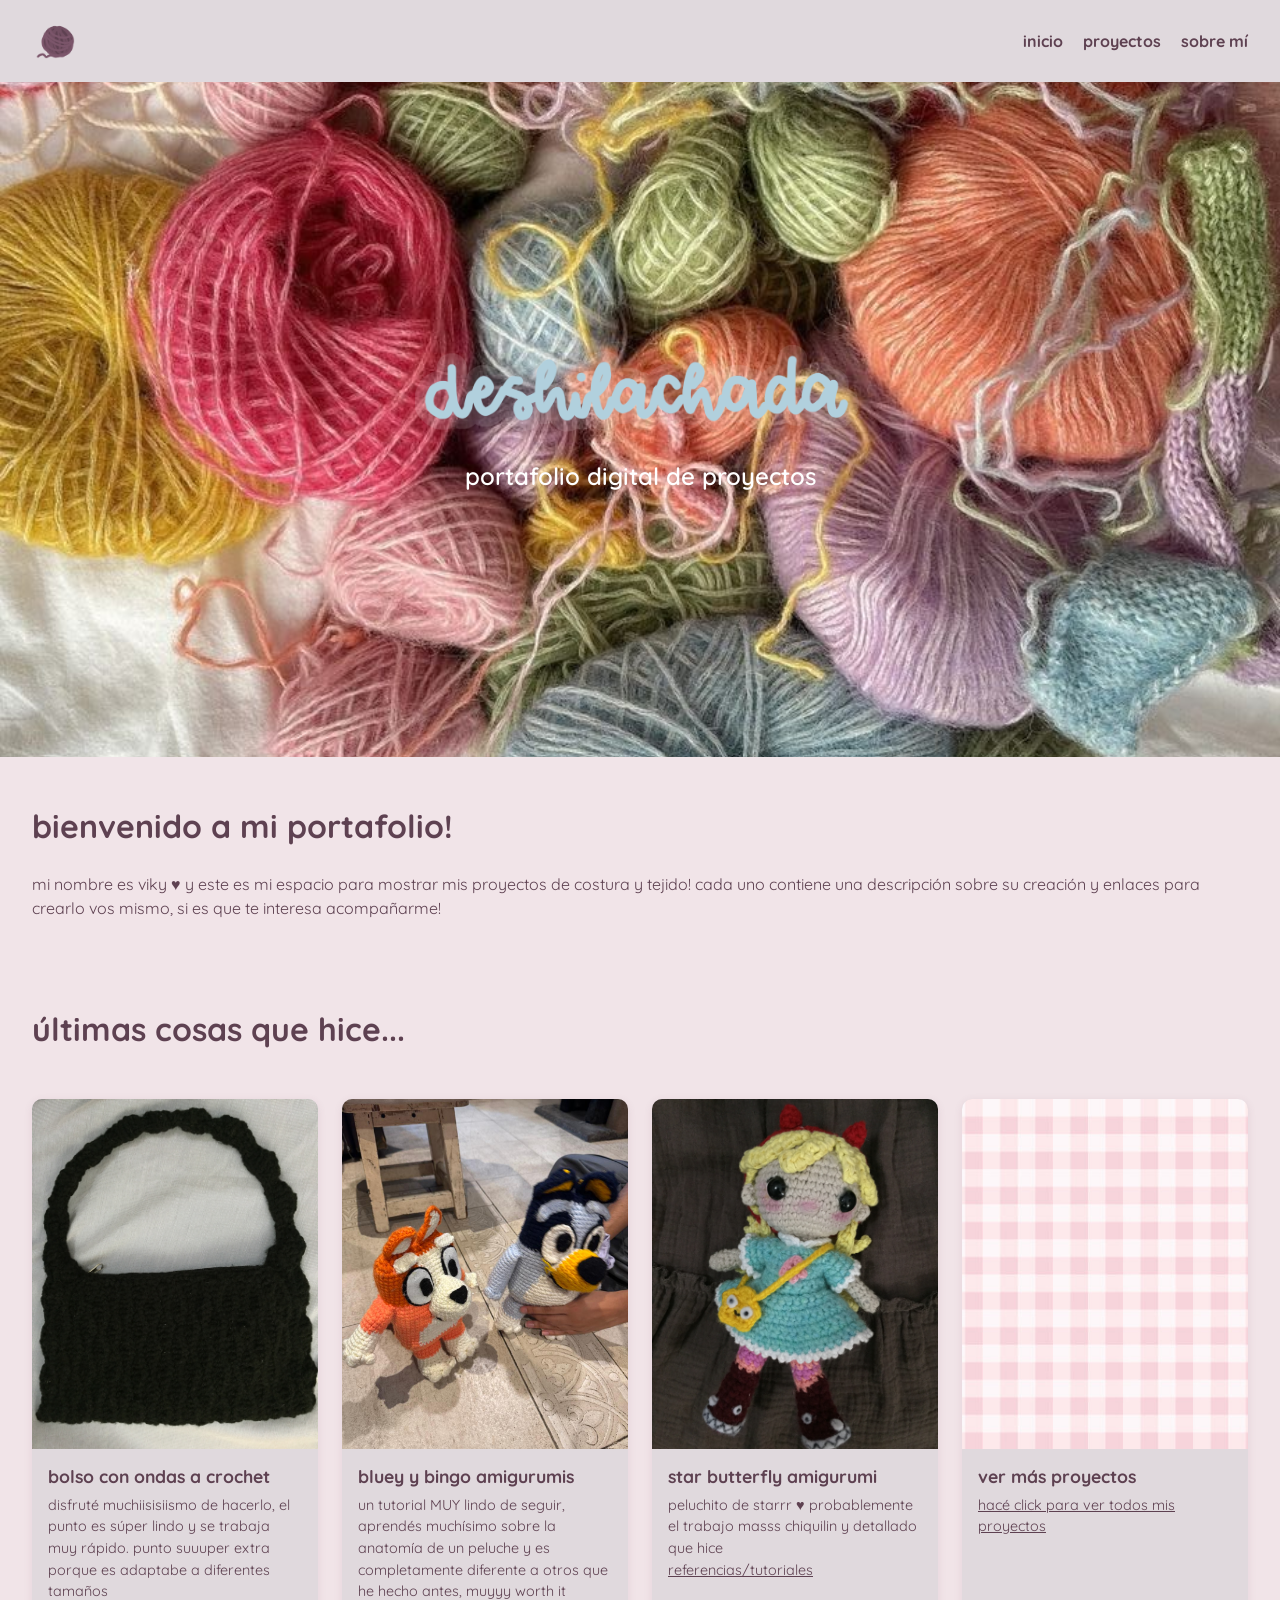
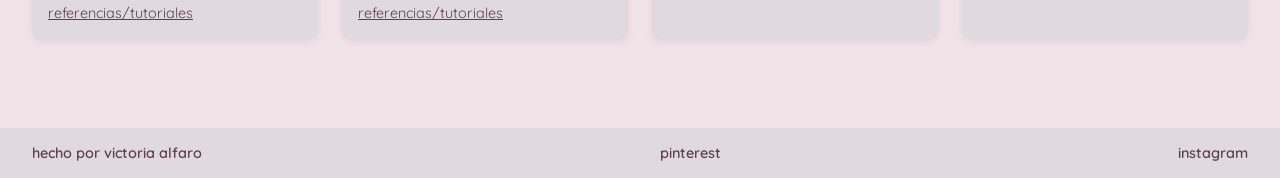
<file: alfaroPag/index.html>
<!DOCTYPE html>
<html lang="es">
<head>
    <meta charset="UTF-8">
    <meta name="viewport" content="width=device-width, initial-scale=1.0">
    <title>deshilachada</title>
    <link rel="stylesheet" href="style.css" type="text/css">
    <link rel="icon" href="imagenes/logo.png" type="image/png">
    <link rel="preconnect" href="https://fonts.googleapis.com">
    <link rel="preconnect" href="https://fonts.gstatic.com" crossorigin>
    <link href="https://fonts.googleapis.com/css2?family=Quicksand:wght@300..700&display=swap" rel="stylesheet">
</head>
<body>
    <header class="encabezado">
        <img src="imagenes/logo.png" alt="logo" class="logo">
        <nav class="barra">
            <ul>
                <li><a href="#">inicio</a></li>
                <li><a href="proyectos.html">proyectos</a></li>
                <li><a href="sobreMi.html">sobre mí</a></li>
            </ul>
        </nav>
    </header>
 
    <main>
         <div class="banner">
            <div class="bannerContenido">
                <img src="imagenes/nombreBanner.png" alt="deshilachada" class="bannerNombre">
                <p>portafolio digital de proyectos</p>
            </div>
        </div>
        <div class="textoPrincipal">
            <h1>bienvenido a mi portafolio!</h1>
            <p>mi nombre es viky ♥ y este es mi espacio para mostrar mis proyectos de costura y tejido! cada uno contiene una descripción sobre su creación y enlaces para crearlo vos mismo, si es que te interesa acompañarme!</p>
        </div>

        <div class="textoPrincipal">
            <h1>últimas cosas que hice...</h1>
        </div>
        <div class="galeria">
 
           <div class="proyecto">
                <img src="imagenes/bolso.JPG" alt="bolso crochet">
                <div class="proyectoTexto">
                    <h2>bolso con ondas a crochet</h2>
                    <p>disfruté muchiisisiismo de hacerlo, el punto es súper lindo y se trabaja muy rápido. punto suuuper extra porque es adaptabe a diferentes tamaños</p>
                    <a href="https://youtu.be/G6LBKMkisJg?si=_np5WvYeey9uvb7h">referencias/tutoriales</a>
                </div>
            </div>
 
            <div class="proyecto">
                <img src="imagenes/blueyBingo.jpg" alt="blueyBingo">
                <div class="proyectoTexto">
                    <h2>bluey y bingo amigurumis</h2>
                    <p>un tutorial MUY lindo de seguir, aprendés muchísimo sobre la anatomía de un peluche y es completamente diferente a otros que he hecho antes, muyyy worth it</p>
                    <a href="https://youtu.be/FzlRdL3_m00?si=Bok8SIqQPqpCy2MJ">referencias/tutoriales</a>
                </div>
            </div>
 
            <div class="proyecto">
                <img src="imagenes/star.JPG" alt="star peluche">
                <div class="proyectoTexto">
                    <h2>star butterfly amigurumi</h2>
                    <p>peluchito de starrr ♥ probablemente el trabajo masss chiquilin y detallado que hice</p>
                    <a href="https://youtu.be/eok34vTvdCI?si=7C9fx_dQf3KOcOpm">referencias/tutoriales</a>
                </div>
            </div>
            
            <div class="proyecto">
                <img src="imagenes/verMas.jpg" alt="ver más">
                <div class="proyectoTexto">
                    <h2>ver más proyectos</h2>
                    <a href="proyectos.html">hacé click para ver todos mis proyectos</p>
                </div>
            </div>
        </div>
    </main>
 
    <footer class="pieDePagina">
        <p>hecho por victoria alfaro</p>
        <a href="https://www.pinterest.com">pinterest</a>
        <a href="https://www.instagram.com">instagram</a>
    </footer>
</body>
</html>
</file>
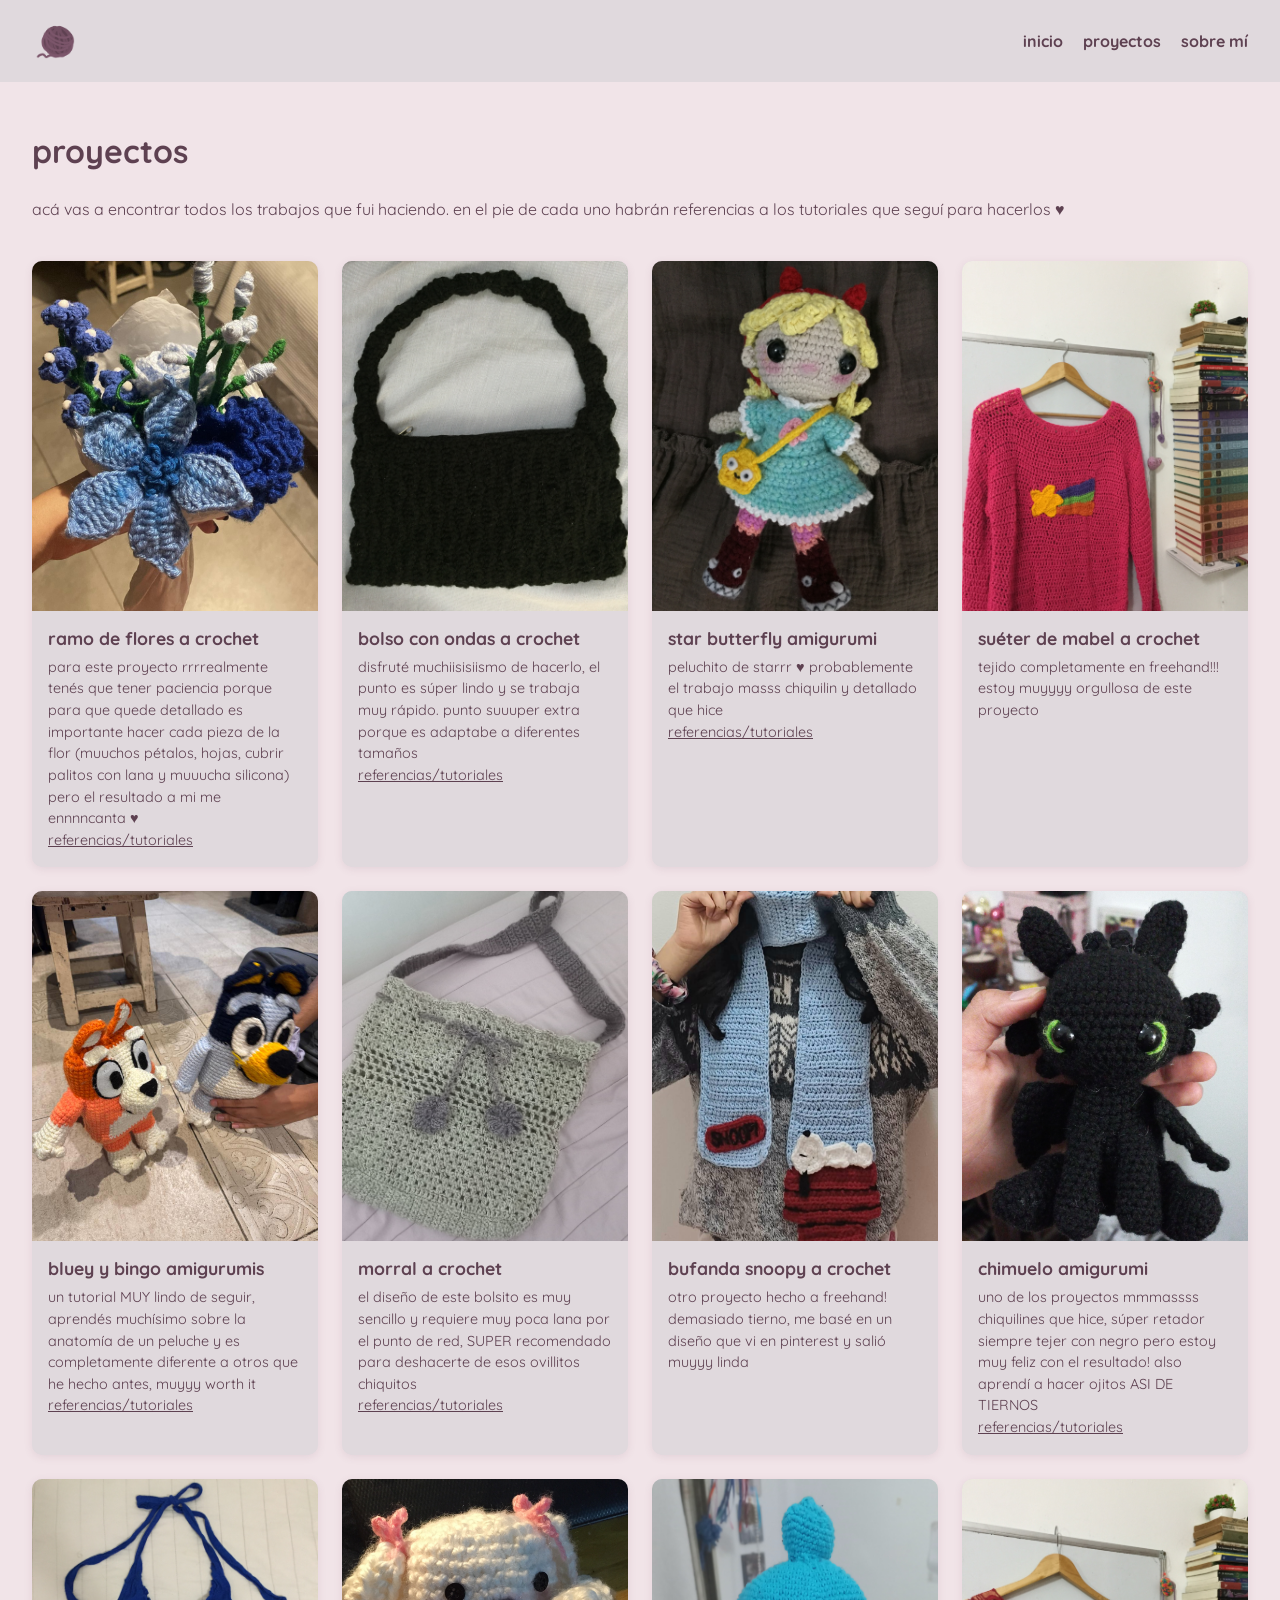
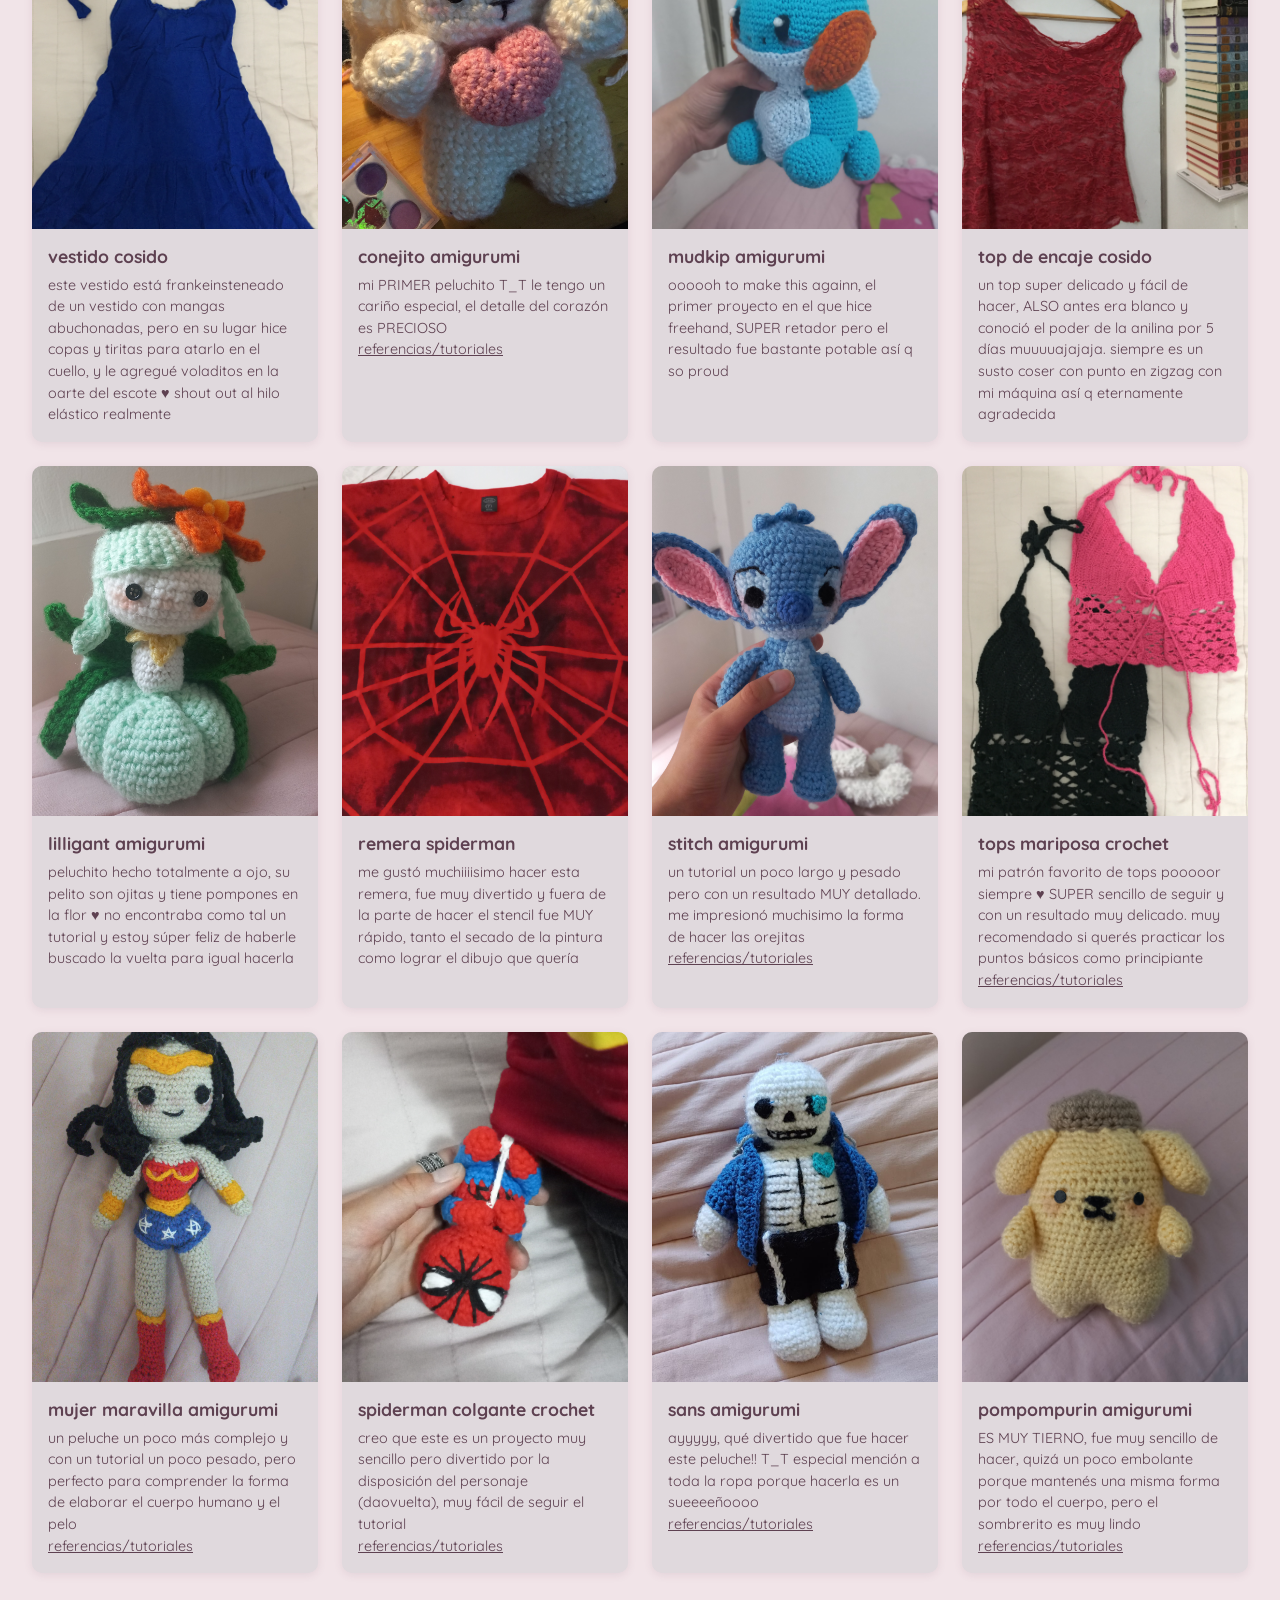
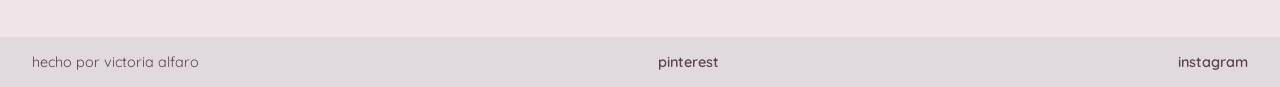
<file: alfaroPag/proyectos.html>
<!DOCTYPE html>
<html lang="es">
<head>
    <meta charset="UTF-8">
    <meta name="viewport" content="width=device-width, initial-scale=1.0">
    <title>proyectos</title>
    <link rel="stylesheet" href="style.css" type="text/css">
    <link rel="icon" href="imagenes/logo.png" type="image/png">
    <link rel="preconnect" href="https://fonts.googleapis.com">
    <link rel="preconnect" href="https://fonts.gstatic.com" crossorigin>
    <link href="https://fonts.googleapis.com/css2?family=Quicksand:wght@300..700&display=swap" rel="stylesheet">
</head>
<body>
    <header class="encabezado">
        <img src="imagenes/logo.png" alt="logo" class="logo">
        <nav class="barra">
            <ul>
                <li><a href="index.html">inicio</a></li>
                <li><a href="#">proyectos</a></li>
                <li><a href="sobreMi.html">sobre mí</a></li>
            </ul>
        </nav>
    </header>
 
    <main>
        <div class="textoPrincipal">
            <h1>proyectos</h1>
            <p>acá vas a encontrar todos los trabajos que fui haciendo. en el pie de cada uno habrán referencias a los tutoriales que seguí para hacerlos ♥
        </div>
 
        <div class="galeria">
 
            <div class="proyecto">
                <img src="imagenes/flores.jpg" alt="flores a crochet">
                <div class="proyectoTexto">
                    <h2>ramo de flores a crochet</h2>
                    <p>para este proyecto rrrrealmente tenés que tener paciencia porque para que quede detallado es importante hacer cada pieza de la flor (muuchos pétalos, hojas, cubrir palitos con lana y muuucha silicona) pero el resultado a mi me ennnncanta ♥ </p>
                    <a href="https://youtu.be/smVmeCx8pRc?si=4C2qMV7AGdP9Xzh-">referencias/tutoriales</a>
                </div>
            </div>
 
            <div class="proyecto">
                <img src="imagenes/bolso.JPG" alt="bolso crochet">
                <div class="proyectoTexto">
                    <h2>bolso con ondas a crochet</h2>
                    <p>disfruté muchiisisiismo de hacerlo, el punto es súper lindo y se trabaja muy rápido. punto suuuper extra porque es adaptabe a diferentes tamaños</p>
                    <a href="https://youtu.be/G6LBKMkisJg?si=_np5WvYeey9uvb7h">referencias/tutoriales</a>
                </div>
            </div>
 
            <div class="proyecto">
                <img src="imagenes/star.JPG" alt="star peluche">
                <div class="proyectoTexto">
                    <h2>star butterfly amigurumi</h2>
                    <p>peluchito de starrr ♥ probablemente el trabajo masss chiquilin y detallado que hice</p>
                    <a href="https://youtu.be/eok34vTvdCI?si=7C9fx_dQf3KOcOpm">referencias/tutoriales</a>
                </div>
            </div>
 
            <div class="proyecto">
                <img src="imagenes/sweater.JPG" alt="sweater">
                <div class="proyectoTexto">
                    <h2>suéter de mabel a crochet</h2>
                    <p>tejido completamente en freehand!!! estoy muyyyy orgullosa de este proyecto</p>
                </div>
            </div>
 
            <div class="proyecto">
                <img src="imagenes/blueyBingo.jpg" alt="blueyBingo">
                <div class="proyectoTexto">
                    <h2>bluey y bingo amigurumis</h2>
                    <p>un tutorial MUY lindo de seguir, aprendés muchísimo sobre la anatomía de un peluche y es completamente diferente a otros que he hecho antes, muyyy worth it</p>
                    <a href="https://youtu.be/FzlRdL3_m00?si=Bok8SIqQPqpCy2MJ">referencias/tutoriales</a>
                </div>
            </div>
 
            <div class="proyecto">
                <img src="imagenes/bolsoCremita.jpg" alt="bolso cremita">
                <div class="proyectoTexto">
                    <h2>morral a crochet</h2>
                    <p>el diseño de este bolsito es muy sencillo y requiere muy poca lana por el punto de red, SUPER recomendado para deshacerte de esos ovillitos chiquitos</p>
                    <a href="https://youtu.be/xX4gcarPktY?si=mzZIlQNmyzoI6JM9">referencias/tutoriales</a>
                </div>
            </div>
            <div class="proyecto">
                <img src="imagenes/bufandaSnoopy.jpg" alt="bufanda snoopy">
                <div class="proyectoTexto">
                    <h2>bufanda snoopy a crochet</h2>
                    <p>otro proyecto hecho a freehand! demasiado tierno, me basé en un diseño que vi en pinterest y salió muyyy linda</p>
                </div>
            </div>
            <div class="proyecto">
                <img src="imagenes/chimuelo.jpeg" alt="chimuelo">
                <div class="proyectoTexto">
                    <h2>chimuelo amigurumi</h2>
                    <p>uno de los proyectos mmmassss chiquilines que hice, súper retador siempre tejer con negro pero estoy muy feliz con el resultado! also aprendí a hacer ojitos ASI DE TIERNOS</p>
                    <a href="https://youtu.be/oYM8BZMoQ-8?si=EBkmgWBqmFzwP6Or">referencias/tutoriales</a>
                </div>
            </div>
            <div class="proyecto">
                <img src="imagenes/vestido.JPG" alt="vestido">
                <div class="proyectoTexto">
                    <h2>vestido cosido</h2>
                    <p>este vestido está frankeinsteneado de un vestido con mangas abuchonadas, pero en su lugar hice copas y tiritas para atarlo en el cuello, y le agregué voladitos en la oarte del escote ♥ shout out al hilo elástico realmente
                </div>
            </div>

            <div class="proyecto">
                <img src="imagenes/conejito.JPG" alt="conejito">
                <div class="proyectoTexto">
                    <h2>conejito amigurumi</h2>
                    <p>mi PRIMER peluchito T_T le tengo un cariño especial, el detalle del corazón es PRECIOSO</p>
                    <a href="https://youtu.be/TlBMcexUwjE?si=HoD_voZfUpDKj5ZG">referencias/tutoriales</a>
                </div>
            </div>
            <div class="proyecto">
                <img src="imagenes/mudkip.jpg" alt="mudkip">
                <div class="proyectoTexto">
                    <h2>mudkip amigurumi</h2>
                    <p>oooooh to make this againn, el primer proyecto en el que hice freehand, SUPER retador pero el resultado fue bastante potable así q so proud</p>
                </div>
            </div>
            <div class="proyecto">
                <img src="imagenes/top.JPG" alt="top">
                <div class="proyectoTexto">
                    <h2>top de encaje cosido</h2>
                    <p>un top super delicado y fácil de hacer, ALSO antes era blanco y conoció el poder de la anilina por 5 días muuuuajajaja. siempre es un susto coser con punto en zigzag con mi máquina así q eternamente agradecida</p>
                </div>
            </div>
            <div class="proyecto">
                <img src="imagenes/lilligant.jpeg" alt="lilligant">
                <div class="proyectoTexto">
                    <h2>lilligant amigurumi</h2>
                    <p>peluchito hecho totalmente a ojo, su pelito son ojitas y tiene pompones en la flor ♥ no encontraba como tal un tutorial y estoy súper feliz de haberle buscado la vuelta para igual hacerla</p>
                </div>
            </div>
            <div class="proyecto">
                <img src="imagenes/remeraToby.jpeg" alt="remera toby">
                <div class="proyectoTexto">
                    <h2>remera spiderman</h2>
                    <p>me gustó muchiiiisimo hacer esta remera, fue muy divertido y fuera de la parte de hacer el stencil fue MUY rápido, tanto el secado de la pintura como lograr el dibujo que quería</p>
                </div>
            </div>
            <div class="proyecto">
                <img src="imagenes/stitch.jpeg" alt="stitch">
                <div class="proyectoTexto">
                    <h2>stitch amigurumi</h2>
                    <p>un tutorial un poco largo y pesado pero con un resultado MUY detallado. me impresionó muchisimo la forma de hacer las orejitas</p>
                    <a href="https://youtu.be/zupB4RskSoE?si=rHi12tVvNCnne-CR">referencias/tutoriales</a>
                </div>
            </div>
            <div class="proyecto">
                <img src="imagenes/topsCrochet.JPG" alt="tops crochet">
                <div class="proyectoTexto">
                    <h2>tops mariposa crochet</h2>
                    <p>mi patrón favorito de tops pooooor siempre ♥ SUPER sencillo de seguir y con un resultado muy delicado. muy recomendado si querés practicar los puntos básicos como principiante</p>
                <a href="https://youtu.be/sUGy0qx-dvI?si=ovYrlO7pXhjj_KU8">referencias/tutoriales</a>
                </div>
            </div>
            <div class="proyecto">
                <img src="imagenes/mujerMaravilla.jpeg" alt="mujer maravilla">
                <div class="proyectoTexto">
                    <h2>mujer maravilla amigurumi</h2>
                    <p>un peluche un poco más complejo y con un tutorial un poco pesado, pero perfecto para comprender la forma de elaborar el cuerpo humano y el pelo</p>
                    <a href="https://youtu.be/mKJjucs9LNg?si=vvQ9gvXhmNv6RQbt">referencias/tutoriales</a>
                </div>
            </div>
            <div class="proyecto">
                <img src="imagenes/spiderman.jpeg" alt="spiderman">
                <div class="proyectoTexto">
                    <h2>spiderman colgante crochet</h2>
                    <p>creo que este es un proyecto muy sencillo pero divertido por la disposición del personaje (daovuelta), muy fácil de seguir el tutorial</p>
                    <a href="https://youtu.be/um6HJCbVXAk?si=ngF9coVb2Sha0Gj6">referencias/tutoriales</a>
                </div>
            </div>
            <div class="proyecto">
                <img src="imagenes/sans.jpg" alt="sans">
                <div class="proyectoTexto">
                    <h2>sans amigurumi</h2>
                    <p>ayyyyy, qué divertido que fue hacer este peluche!! T_T especial mención a toda la ropa porque hacerla es un sueeeeñoooo</p>
                    <a href="https://youtu.be/2SgJABumg_8?si=7xIV9Y_FkeLMtr1L">referencias/tutoriales</a>
                </div>
            </div>
            <div class="proyecto">
                <img src="imagenes/pompopurin.jpg" alt="pompopurin">
                <div class="proyectoTexto">
                    <h2>pompompurin amigurumi</h2>
                    <p>ES MUY TIERNO, fue muy sencillo de hacer, quizá un poco embolante porque mantenés una misma forma por todo el cuerpo, pero el sombrerito es muy lindo</p>
                    <a href="https://youtu.be/EDCXMUI8YIk?si=odrGsoUqoMrqw9sh">referencias/tutoriales</a>
                </div>
            </div>
        </div>
    </main>
 
    <footer class="pieDePagina">
        <p>hecho por victoria alfaro</p>
        <a href="https://www.pinterest.com">pinterest</a>
        <a href="https://www.instagram.com">instagram</a>
    </footer>
</body>
</html>
</file>
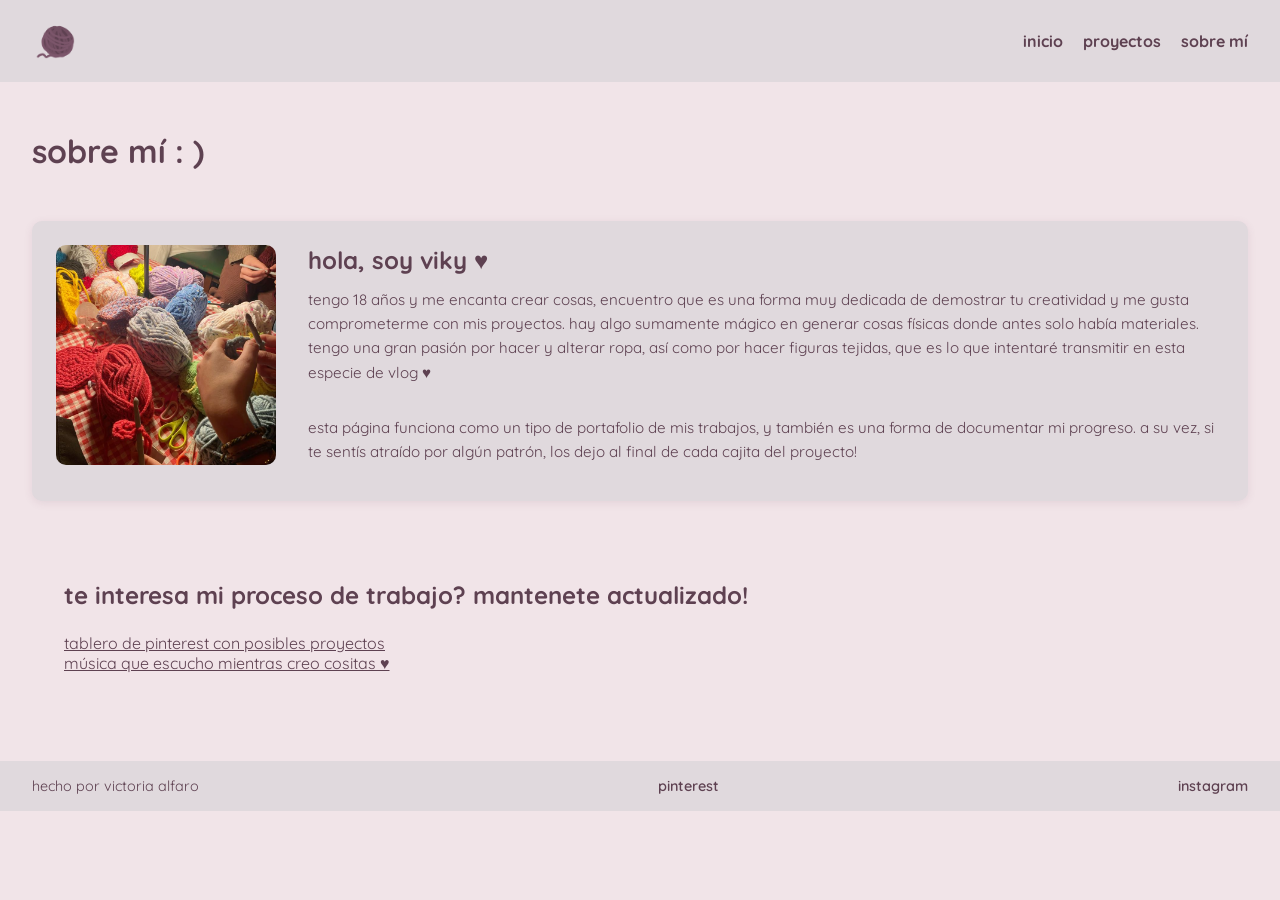
<file: alfaroPag/sobreMi.html>
<!DOCTYPE html>
<html lang="es">
<head>
    <meta charset="UTF-8">
    <meta name="viewport" content="width=device-width, initial-scale=1.0">
    <title>sobre mí</title>
    <link rel="stylesheet" href="style.css" type="text/css">
    <link rel="icon" href="imagenes/logo.png" type="image/png">
    <link rel="preconnect" href="https://fonts.googleapis.com">
    <link rel="preconnect" href="https://fonts.gstatic.com" crossorigin>
    <link href="https://fonts.googleapis.com/css2?family=Quicksand:wght@300..700&display=swap" rel="stylesheet">
</head>
<body>
    <header class="encabezado">
        <img src="imagenes/logo.png" alt="logo" class="logo">
        <nav class="barra">
            <ul>
                <li><a href="index.html">inicio</a></li>
                <li><a href="proyectos.html">proyectos</a></li>
                <li><a href="#">sobre mí</a></li>
            </ul>
        </nav>
    </header>

    <main>
        <div class="textoPrincipal">
            <h1>sobre mí : )</h1>
        </div>

        <div class="sobreMiContenido">
            <div class="sobreMiPerfil">
                <img src="imagenes/fotoLado.jpeg" alt="fotoLado" class="fotoLado">
                <div class="sobreMiTexto">
                    <h2>hola, soy viky ♥</h2>
                    <p>tengo 18 años y me encanta crear cosas, encuentro que es una forma muy dedicada de demostrar tu creatividad y me gusta comprometerme con mis proyectos. hay algo sumamente mágico en generar cosas físicas donde antes solo había materiales. tengo una gran pasión por hacer y alterar ropa, así como por hacer figuras tejidas, que es lo que intentaré transmitir en esta especie de vlog ♥</p>
                    <br>
                    <p>esta página funciona como un tipo de portafolio de mis trabajos, y también es una forma de documentar mi progreso. a su vez, si te sentís atraído por algún patrón, los dejo al final de cada cajita del proyecto!</p>
                </div>
            </div>
            <div class="textoPrincipal">
                <h2>te interesa mi proceso de trabajo? mantenete actualizado!</h2>
                <a href="https://pin.it/15gn708Kv" >tablero de pinterest con posibles proyectos</a>
                <br>
                <a href="https://open.spotify.com/playlist/620XrcAXXWCSpMwyocddF5?si=19ec2fa1e17e4c42" >música que escucho mientras creo cositas ♥</a>
            </div>
        </div>
    </main>

    <footer class="pieDePagina">
        <p>hecho por victoria alfaro</p>
        <a href="https://www.pinterest.com">pinterest</a>
        <a href="https://www.instagram.com">instagram</a>
    </footer>
</body>
</html>
</file>
<file: alfaroPag/style.css>
:root {
    --colorFondo: #f1e4e8;
    --colorHover: #b3849b;
    --colorFooter: #e0d9dd;
    --colorTexto: #5e4151;
    --fuente: "Quicksand", sans-serif;
    --sombrita: rgba(110, 57, 86, 0.1);}
body {
    margin: 0;
    padding: 0;
    background-color: var(--colorFondo);
}
.encabezado {
    background-color: var(--colorFooter);
    color: var(--colorTexto);
    padding: 1rem 2rem;
    display: flex;
    justify-content: space-between;
    align-items: center;
}
.logo {
    height: 50px;
    width: auto;
}
.barra ul {
    list-style: none;
    margin: 0;
    padding: 0;
    display: flex;
    gap: 20px;
}
.barra a {
    text-decoration: none;
    color: var(--colorTexto);
    font-weight: bold;
    font-family: var(--fuente);
}
.barra a:hover {
    color: var(--colorHover);
}.banner {
    background-image: url('imagenes/bannerFoto.jpeg');
    background-size: cover;
    background-position: center;
    height: 75vh;
    display: flex;
    align-items: center;
    justify-content: center;
    text-align: center;
}
.bannerContenido {
    padding: 10px;
    border-radius: 10px;
}
.bannerNombre {
    width: 500px;
    max-width: 90%;
    display: block;
    margin: 0 auto 0.5rem auto;
}
.bannerContenido p {
    color: rgb(255, 255, 255);
    font-family: var(--fuente);
    font-weight: 600;
    text-shadow: 1px 1px 4px var(--sombrita);
    font-size: 1.5rem;
    margin-bottom: 10px;
}
.textoPrincipal p,.textoPrincipal h1, .textoPrincipal h2 {
    color: var(--colorTexto);
    font-family: var(--fuente);
    line-height: 1.5;
}
.textoPrincipal p {
    font-size: 1rem;
}
.textoPrincipal {
    padding: 1.5rem 2rem;
}
.textoPrincipal a{
    text-decoration:underline;
    font-family: var(--fuente);
    color: var(--colorTexto);
}
.galeria {
    display: grid;
    grid-template-columns: repeat(4, 1fr);
    gap: 1.5rem;
    padding: 0 2rem 2rem 2rem;
}
.proyecto {
    background-color: var(--colorFooter);
    border-radius: 10px;
    overflow: hidden;
    box-shadow: 0 2px 8px var(--sombrita);
}
.proyecto img {
    width: 100%;
    height: 350px;
    object-fit: cover;
    display: block;
}
.proyectoTexto {
    padding: 1rem;
}
.proyectoTexto h2 {
    font-family: var(--fuente);
    color: var(--colorTexto);
    font-size: 1.1rem;
    margin: 0 0 0.5rem 0;
}
.proyectoTexto p, .proyectoTexto a {
    font-family: var(--fuente);
    color: var(--colorTexto);
    font-size: 0.9rem;
    line-height: 1.5;
    margin: 0;
}
.sobreMiContenido {
    padding: 0 2rem 2rem 2rem;
}
.sobreMiPerfil {
    display: flex;
    gap: 2rem;
    align-items: flex-start;
    background-color: var(--colorFooter);
    border-radius: 10px;
    padding: 1.5rem;
    box-shadow: 0 2px 8px var(--sombrita);
    margin-bottom: 2rem;
}
.fotoLado {
    width: 220px;
    height: 220px;
    object-fit: cover;
    border-radius: 10px;
    flex-shrink: 0;
}
.sobreMiTexto h2 {
    font-family: var(--fuente);
    color: var(--colorTexto);
    margin: 0 0 0.8rem 0;
}
.sobreMiTexto p {
    font-family: var(--fuente);
    color: var(--colorTexto);
    font-size: 0.95rem;
    line-height: 1.6;
    margin: 0 0 0.8rem 0;
}
.pieDePagina {
    background-color: var(--colorFooter);
    color: var(--colorTexto);
    padding: 1rem 2rem;
    font-family: var(--fuente);
    font-size: 0.9rem;
    margin-top: 2rem;
    display: flex;
    justify-content: space-between;
    align-items: center;
}
.pieDePagina p {
    margin: 0;
}
.pieDePagina a {
    color: white;
    text-decoration: none;
    font-weight: 600;
    color: var(--colorTexto);
} 
/*a partir de aca es la version de celu*/
@media (max-width: 600px) {
    .encabezado {
        flex-direction: column;
        align-items: center;
        gap: 0.8rem;
        padding: 1rem;
    }
    .barra ul {
        gap: 14px;
        justify-content: center;
    }
    .banner {
        height: 45vh;
    }
    .bannerNombre {
        width: 80%;
    }
    .bannerContenido p {
        font-size: 1rem;
    }
    .textoPrincipal {
        padding: 1rem;
    }
    .textoPrincipal h1 {
        font-size: 1.3rem;
    }
    .textoPrincipal h2 {
        font-size: 1.1rem;
    }
    .galeria {
        grid-template-columns: 1fr;
        padding: 0 1rem 1rem 1rem;
        gap: 1rem;
    }
    .proyecto img {
        height: 260px;
    }
    .sobreMiContenido {
        padding: 0 1rem 1rem 1rem;
    }
    .sobreMiPerfil {
        flex-direction: column;
        align-items: center;
    }
    .fotoLado {
        width: 100%;
        height: 250px;
    }
    .pieDePagina {
        flex-direction: column;
        align-items: center;
        gap: 0.5rem;
        text-align: center;
    }
}
</file>
